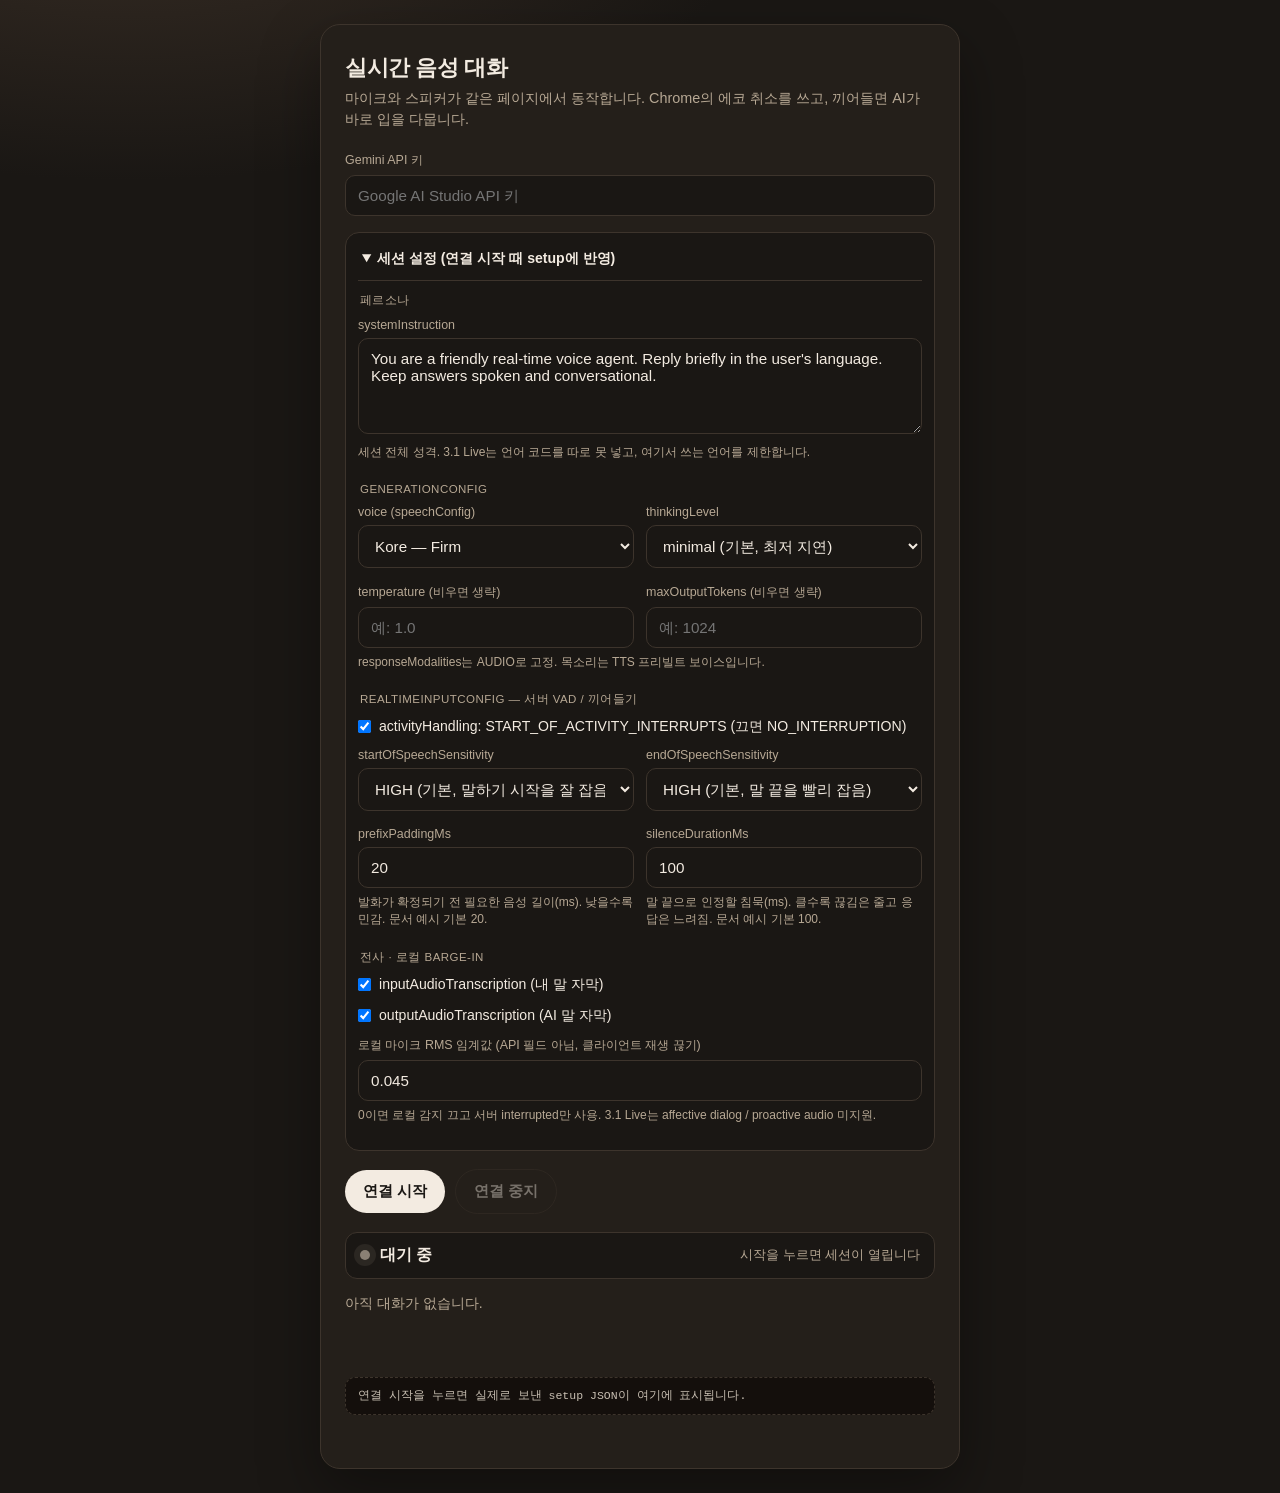
<file: HuhGaeun/index.html>
<!DOCTYPE html>
<html lang="ko">
<head>
  <meta charset="UTF-8" />
  <meta name="viewport" content="width=device-width, initial-scale=1" />
  <title>Gemini Live 음성 에이전트</title>
  <style>
    /* 요구사항 1: HTML/CSS/JS 전부 이 파일 하나. 외부 파일 없음. */
    :root {
      --bg: #1a1714;
      --panel: #241f1a;
      --ink: #f3ebe1;
      --muted: #b7a894;
      --line: #3d342c;
      --listen: #7ec8a3;
      --speak: #e8a87c;
      --idle: #8a8074;
      --err: #e07a7a;
      --btn: #f3ebe1;
      --btn-ink: #1a1714;
    }

    * { box-sizing: border-box; }

    body {
      margin: 0;
      min-height: 100vh;
      font-family: "IBM Plex Sans KR", "Apple SD Gothic Neo", sans-serif;
      background:
        radial-gradient(1200px 600px at 10% -10%, #3a2f26 0%, transparent 55%),
        var(--bg);
      color: var(--ink);
      display: grid;
      place-items: center;
      padding: 24px;
    }

    main {
      width: min(640px, 100%);
      background: var(--panel);
      border: 1px solid var(--line);
      border-radius: 20px;
      padding: 28px 24px 22px;
      box-shadow: 0 24px 60px rgba(0, 0, 0, 0.35);
    }

    h1 {
      margin: 0 0 6px;
      font-size: 1.35rem;
      font-weight: 650;
      letter-spacing: -0.02em;
    }

    .sub {
      margin: 0 0 22px;
      color: var(--muted);
      font-size: 0.9rem;
      line-height: 1.45;
    }

    label {
      display: block;
      font-size: 0.78rem;
      color: var(--muted);
      margin-bottom: 6px;
    }

    input[type="password"],
    input[type="text"],
    input[type="number"],
    select,
    textarea {
      width: 100%;
      padding: 11px 12px;
      border-radius: 10px;
      border: 1px solid var(--line);
      background: #1a1714;
      color: var(--ink);
      font-size: 0.95rem;
      margin-bottom: 16px;
      font-family: inherit;
    }

    textarea { min-height: 96px; resize: vertical; }

    .hint {
      margin: -10px 0 14px;
      font-size: 0.75rem;
      color: var(--muted);
      line-height: 1.4;
    }

    .grid2 {
      display: grid;
      grid-template-columns: 1fr 1fr;
      gap: 0 12px;
    }

    details.settings {
      margin-bottom: 18px;
      border: 1px solid var(--line);
      border-radius: 14px;
      padding: 10px 12px 4px;
      background: #1a1714;
    }

    details.settings summary {
      cursor: pointer;
      font-size: 0.88rem;
      font-weight: 600;
      padding: 6px 4px 12px;
    }

    details.settings[open] summary { border-bottom: 1px solid var(--line); margin-bottom: 12px; }

    fieldset {
      border: 0;
      margin: 0 0 8px;
      padding: 0;
    }

    legend {
      font-size: 0.72rem;
      letter-spacing: 0.04em;
      text-transform: uppercase;
      color: var(--muted);
      margin-bottom: 10px;
    }

    .check {
      display: flex;
      align-items: center;
      gap: 8px;
      margin: 0 0 12px;
      font-size: 0.88rem;
      color: var(--ink);
    }

    .check input { width: auto; margin: 0; }

    .row {
      display: flex;
      gap: 10px;
      align-items: center;
      margin-bottom: 18px;
    }

    button {
      border: 0;
      border-radius: 999px;
      padding: 11px 18px;
      font-size: 0.95rem;
      font-weight: 600;
      cursor: pointer;
    }

    #startBtn { background: var(--btn); color: var(--btn-ink); }
    #stopBtn { background: transparent; color: var(--ink); border: 1px solid var(--line); }
    button:disabled { opacity: 0.4; cursor: not-allowed; }

    /* 요구사항 8: 연결됨 / 듣는 중 / 말하는 중 */
    .status {
      display: flex;
      align-items: center;
      gap: 10px;
      padding: 12px 14px;
      border-radius: 12px;
      background: #1a1714;
      border: 1px solid var(--line);
      margin-bottom: 14px;
    }

    .dot {
      width: 10px;
      height: 10px;
      border-radius: 50%;
      background: var(--idle);
      box-shadow: 0 0 0 6px rgba(138, 128, 116, 0.15);
    }

    .status.connected .dot { background: #8ab4f8; box-shadow: 0 0 0 6px rgba(138, 180, 248, 0.18); }
    .status.listening .dot { background: var(--listen); box-shadow: 0 0 0 6px rgba(126, 200, 163, 0.2); }
    .status.speaking .dot {
      background: var(--speak);
      box-shadow: 0 0 0 6px rgba(232, 168, 124, 0.22);
      animation: pulse 1.1s ease-in-out infinite;
    }
    .status.error .dot { background: var(--err); box-shadow: 0 0 0 6px rgba(224, 122, 122, 0.2); }

    @keyframes pulse {
      0%, 100% { transform: scale(1); }
      50% { transform: scale(1.25); }
    }

    #statusText { font-weight: 600; }
    #statusHint { color: var(--muted); font-size: 0.82rem; margin-left: auto; }

    .transcript {
      min-height: 72px;
      font-size: 0.88rem;
      line-height: 1.5;
      color: var(--muted);
      white-space: pre-wrap;
      margin-bottom: 12px;
    }

    .error-box {
      min-height: 1.4em;
      color: var(--err);
      font-size: 0.85rem;
      white-space: pre-wrap;
    }

    .setup-log {
      margin: 0 0 12px;
      padding: 10px 12px;
      border-radius: 10px;
      border: 1px dashed var(--line);
      background: #140f0c;
      color: #c8bfb2;
      font-size: 0.72rem;
      line-height: 1.45;
      overflow-x: auto;
      white-space: pre-wrap;
      word-break: break-word;
    }
  </style>
</head>
<body>
  <main>
    <h1>실시간 음성 대화</h1>
    <p class="sub">마이크와 스피커가 같은 페이지에서 동작합니다. Chrome의 에코 취소를 쓰고, 끼어들면 AI가 바로 입을 다뭅니다.</p>

    <!-- 요구사항 2: 페이지에서 API 키 입력 -->
    <label for="apiKeyInput">Gemini API 키</label>
    <input id="apiKeyInput" type="password" autocomplete="off" placeholder="Google AI Studio API 키" />

    <details class="settings" open>
      <summary>세션 설정 (연결 시작 때 setup에 반영)</summary>
      <div id="sessionFields">
        <fieldset>
          <legend>페르소나</legend>
          <label for="systemPrompt">systemInstruction</label>
          <textarea id="systemPrompt">You are a friendly real-time voice agent. Reply briefly in the user's language. Keep answers spoken and conversational.</textarea>
          <p class="hint">세션 전체 성격. 3.1 Live는 언어 코드를 따로 못 넣고, 여기서 쓰는 언어를 제한합니다.</p>
        </fieldset>

        <fieldset>
          <legend>generationConfig</legend>
          <div class="grid2">
            <div>
              <label for="voiceName">voice (speechConfig)</label>
              <select id="voiceName"></select>
            </div>
            <div>
              <label for="thinkingLevel">thinkingLevel</label>
              <select id="thinkingLevel">
                <option value="minimal" selected>minimal (기본, 최저 지연)</option>
                <option value="low">low</option>
                <option value="medium">medium</option>
                <option value="high">high</option>
              </select>
            </div>
            <div>
              <label for="temperature">temperature (비우면 생략)</label>
              <input id="temperature" type="number" min="0" max="2" step="0.1" placeholder="예: 1.0" />
            </div>
            <div>
              <label for="maxOutputTokens">maxOutputTokens (비우면 생략)</label>
              <input id="maxOutputTokens" type="number" min="1" step="1" placeholder="예: 1024" />
            </div>
          </div>
          <p class="hint">responseModalities는 AUDIO로 고정. 목소리는 TTS 프리빌트 보이스입니다.</p>
        </fieldset>

        <fieldset>
          <legend>realtimeInputConfig — 서버 VAD / 끼어들기</legend>
          <label class="check"><input id="allowInterrupt" type="checkbox" checked /> activityHandling: START_OF_ACTIVITY_INTERRUPTS (끄면 NO_INTERRUPTION)</label>
          <div class="grid2">
            <div>
              <label for="startSensitivity">startOfSpeechSensitivity</label>
              <select id="startSensitivity">
                <option value="START_SENSITIVITY_HIGH" selected>HIGH (기본, 말하기 시작을 잘 잡음)</option>
                <option value="START_SENSITIVITY_LOW">LOW (덜 민감, 오탐 감소)</option>
              </select>
            </div>
            <div>
              <label for="endSensitivity">endOfSpeechSensitivity</label>
              <select id="endSensitivity">
                <option value="END_SENSITIVITY_HIGH" selected>HIGH (기본, 말 끝을 빨리 잡음)</option>
                <option value="END_SENSITIVITY_LOW">LOW (침묵을 더 오래 허용)</option>
              </select>
            </div>
            <div>
              <label for="prefixPaddingMs">prefixPaddingMs</label>
              <input id="prefixPaddingMs" type="number" min="0" step="10" value="20" />
              <p class="hint">발화가 확정되기 전 필요한 음성 길이(ms). 낮을수록 민감. 문서 예시 기본 20.</p>
            </div>
            <div>
              <label for="silenceDurationMs">silenceDurationMs</label>
              <input id="silenceDurationMs" type="number" min="0" step="10" value="100" />
              <p class="hint">말 끝으로 인정할 침묵(ms). 클수록 끊김은 줄고 응답은 느려짐. 문서 예시 기본 100.</p>
            </div>
          </div>
        </fieldset>

        <fieldset>
          <legend>전사 · 로컬 barge-in</legend>
          <label class="check"><input id="inputTranscript" type="checkbox" checked /> inputAudioTranscription (내 말 자막)</label>
          <label class="check"><input id="outputTranscript" type="checkbox" checked /> outputAudioTranscription (AI 말 자막)</label>
          <label for="localBargeIn">로컬 마이크 RMS 임계값 (API 필드 아님, 클라이언트 재생 끊기)</label>
          <input id="localBargeIn" type="number" min="0" max="0.3" step="0.005" value="0.045" />
          <p class="hint">0이면 로컬 감지 끄고 서버 interrupted만 사용. 3.1 Live는 affective dialog / proactive audio 미지원.</p>
        </fieldset>
      </div>
    </details>

    <div class="row">
      <button id="startBtn" type="button">연결 시작</button>
      <button id="stopBtn" type="button" disabled>연결 중지</button>
    </div>

    <!-- 요구사항 8: 현재 상태 표시 -->
    <div id="statusBox" class="status">
      <span class="dot" aria-hidden="true"></span>
      <span id="statusText">대기 중</span>
      <span id="statusHint">시작을 누르면 세션이 열립니다</span>
    </div>

    <div id="transcript" class="transcript">아직 대화가 없습니다.</div>
    <pre id="setupLog" class="setup-log">연결 시작을 누르면 실제로 보낸 setup JSON이 여기에 표시됩니다.</pre>
    <div id="errorBox" class="error-box"></div>
  </main>

  <script>
    // ============================================================
    // 요구사항 2: API 키 — 코드에 넣지 말 것. 페이지 입력창만 사용.
    // 깃허브에 키가 커밋되지 않도록 아래는 항상 빈 문자열로 둘 것.
    // ============================================================
    const API_KEY = ""; // 업로드 전 삭제 — 여기에 실제 키를 넣지 마세요.

    // 요구사항 3: 무료 티어 Live 모델
    const MODEL_NAME = "gemini-3.1-flash-live-preview";

    // 공식 Live API WebSocket (v1beta BidiGenerateContent)
    // https://ai.google.dev/gemini-api/docs/live-api/get-started-websocket
    const WS_PATH =
      "wss://generativelanguage.googleapis.com/ws/google.ai.generativelanguage.v1beta.GenerativeService.BidiGenerateContent";

    const INPUT_RATE = 16000;  // 클라이언트가 API로 보내는 PCM
    const OUTPUT_RATE = 24000; // API가 돌려주는 PCM
    const PROCESSOR_BUFFER = 4096;
    const AUDIO_CHUNK_MS = 40; // 권장 20–40ms 청크
    const SETTINGS_KEY = "gemini_live_session_settings";

    // Live API TTS 프리빌트 보이스 (speech generation 문서와 동일 세트)
    const VOICES = [
      ["Zephyr", "Bright"], ["Puck", "Upbeat"], ["Charon", "Informative"],
      ["Kore", "Firm"], ["Fenrir", "Excitable"], ["Leda", "Youthful"],
      ["Orus", "Firm"], ["Aoede", "Breezy"], ["Callirrhoe", "Easy-going"],
      ["Autonoe", "Bright"], ["Enceladus", "Breathy"], ["Iapetus", "Clear"],
      ["Umbriel", "Easy-going"], ["Algieba", "Smooth"], ["Despina", "Smooth"],
      ["Erinome", "Clear"], ["Algenib", "Gravelly"], ["Rasalgethi", "Informative"],
      ["Laomedeia", "Upbeat"], ["Achernar", "Soft"], ["Alnilam", "Firm"],
      ["Schedar", "Even"], ["Gacrux", "Mature"], ["Pulcherrima", "Forward"],
      ["Achird", "Friendly"], ["Zubenelgenubi", "Casual"], ["Vindemiatrix", "Gentle"],
      ["Sadachbia", "Lively"], ["Sadaltager", "Knowledgeable"], ["Sulafat", "Warm"],
    ];

    const startBtn = document.getElementById("startBtn");
    const stopBtn = document.getElementById("stopBtn");
    const apiKeyInput = document.getElementById("apiKeyInput");
    const statusBox = document.getElementById("statusBox");
    const statusText = document.getElementById("statusText");
    const statusHint = document.getElementById("statusHint");
    const transcriptEl = document.getElementById("transcript");
    const errorBox = document.getElementById("errorBox");
    const setupLog = document.getElementById("setupLog");
    const sessionFields = document.getElementById("sessionFields");
    const voiceSelect = document.getElementById("voiceName");

    let ws = null;
    let audioContext = null;
    let mediaStream = null;
    let processor = null;
    let sourceNode = null;
    let captureReady = false;
    let sessionReady = false;
    let stopped = true;
    let inputRemainder = new Float32Array(0);
    let userTranscript = "";
    let modelTranscript = "";
    let localBargeInRms = 0.045;
    // "연결 시작" 클릭 순간의 UI 스냅샷. onopen에서 DOM을 다시 읽지 않는다.
    let pendingSetup = null;

    // 요구사항 6: 스피커 재생 큐
    let playbackQueue = [];
    let scheduledSources = [];
    let nextPlayTime = 0;

    VOICES.forEach(([name, tone]) => {
      const opt = document.createElement("option");
      opt.value = name;
      opt.textContent = name + " — " + tone;
      if (name === "Kore") opt.selected = true;
      voiceSelect.appendChild(opt);
    });

    if (API_KEY && API_KEY !== "여기에_키") {
      apiKeyInput.value = API_KEY;
    } else {
      apiKeyInput.value = localStorage.getItem("gemini_live_api_key") || "";
    }
    restoreSettings();

    startBtn.addEventListener("click", startSession);
    stopBtn.addEventListener("click", () => stopSession("사용자가 연결을 중지했습니다."));

    function fieldIds() {
      return [
        "systemPrompt", "voiceName", "thinkingLevel", "temperature", "maxOutputTokens",
        "allowInterrupt", "startSensitivity", "endSensitivity", "prefixPaddingMs",
        "silenceDurationMs", "inputTranscript", "outputTranscript", "localBargeIn",
      ];
    }

    function saveSettings() {
      const data = {};
      fieldIds().forEach((id) => {
        const el = document.getElementById(id);
        data[id] = el.type === "checkbox" ? el.checked : el.value;
      });
      localStorage.setItem(SETTINGS_KEY, JSON.stringify(data));
    }

    function restoreSettings() {
      try {
        const data = JSON.parse(localStorage.getItem(SETTINGS_KEY) || "{}");
        fieldIds().forEach((id) => {
          if (!(id in data)) return;
          const el = document.getElementById(id);
          if (el.type === "checkbox") el.checked = !!data[id];
          else el.value = data[id];
        });
      } catch (_) {}
    }

    function setFieldsDisabled(disabled) {
      sessionFields.querySelectorAll("input, select, textarea").forEach((el) => {
        el.disabled = disabled;
      });
    }

    function val(id) {
      return document.getElementById(id).value;
    }

    function checked(id) {
      return document.getElementById(id).checked;
    }

    function optionalNumber(id) {
      const raw = String(val(id)).trim();
      if (raw === "") return null;
      const n = Number(raw);
      return Number.isFinite(n) ? n : null;
    }

    // 페이지 로드가 아니라 "연결 시작" 클릭 순간의 폼 값만 읽는다.
    function readUiState() {
      return {
        systemInstruction: val("systemPrompt").trim(),
        voiceName: val("voiceName"),
        thinkingLevel: val("thinkingLevel"),
        temperature: optionalNumber("temperature"),
        maxOutputTokens: optionalNumber("maxOutputTokens"),
        allowInterrupt: checked("allowInterrupt"),
        startOfSpeechSensitivity: val("startSensitivity"),
        endOfSpeechSensitivity: val("endSensitivity"),
        prefixPaddingMs: optionalNumber("prefixPaddingMs") ?? 20,
        silenceDurationMs: optionalNumber("silenceDurationMs") ?? 100,
        inputTranscript: checked("inputTranscript"),
        outputTranscript: checked("outputTranscript"),
        localBargeIn: optionalNumber("localBargeIn"),
      };
    }

    // WebSocket setup = LiveConnectConfig에 해당하는 객체.
    // 구조: setup.systemInstruction, setup.generationConfig, setup.realtimeInputConfig
    function buildSetupMessage(ui) {
      const generationConfig = {
        responseModalities: ["AUDIO"],
        speechConfig: {
          voiceConfig: {
            prebuiltVoiceConfig: {
              voiceName: ui.voiceName,
            },
          },
        },
        thinkingConfig: {
          thinkingLevel: ui.thinkingLevel,
        },
      };
      if (ui.temperature !== null) generationConfig.temperature = ui.temperature;
      if (ui.maxOutputTokens !== null) generationConfig.maxOutputTokens = ui.maxOutputTokens;

      const automaticActivityDetection = {
        disabled: false,
        startOfSpeechSensitivity: ui.startOfSpeechSensitivity,
        endOfSpeechSensitivity: ui.endOfSpeechSensitivity,
      };
      if (ui.prefixPaddingMs !== null) {
        automaticActivityDetection.prefixPaddingMs = ui.prefixPaddingMs;
      }
      if (ui.silenceDurationMs !== null) {
        automaticActivityDetection.silenceDurationMs = ui.silenceDurationMs;
      }

      const setup = {
        model: "models/" + MODEL_NAME,
        generationConfig,
        systemInstruction: {
          parts: [{ text: ui.systemInstruction }],
        },
        realtimeInputConfig: {
          automaticActivityDetection,
          activityHandling: ui.allowInterrupt
            ? "START_OF_ACTIVITY_INTERRUPTS"
            : "NO_INTERRUPTION",
        },
      };
      if (ui.inputTranscript) setup.inputAudioTranscription = {};
      if (ui.outputTranscript) setup.outputAudioTranscription = {};
      return { setup };
    }

    function currentApiKey() {
      const fromInput = apiKeyInput.value.trim();
      if (fromInput) return fromInput;
      if (API_KEY && API_KEY !== "여기에_키") return API_KEY;
      return "";
    }

    // 요구사항 8: 상태 UI
    function setStatus(kind, label, hint) {
      statusBox.className = "status " + kind;
      statusText.textContent = label;
      statusHint.textContent = hint || "";
    }

    // 요구사항: 에러는 콘솔과 화면에 표시
    function showError(err) {
      const message = err instanceof Error ? err.message : String(err);
      console.error(message, err);
      errorBox.textContent = message;
    }

    function clearError() {
      errorBox.textContent = "";
    }

    function updateTranscript() {
      const lines = [];
      if (userTranscript) lines.push("나: " + userTranscript);
      if (modelTranscript) lines.push("에이전트: " + modelTranscript);
      transcriptEl.textContent = lines.join("\n") || "대화 중…";
    }

    // 요구사항 4 + README 작동방식 2: Live 세션을 한 번 열고 유지
    async function startSession() {
      clearError();
      const key = currentApiKey();
      if (!key) {
        showError("API 키를 입력하세요. Google AI Studio에서 발급받을 수 있습니다.");
        return;
      }
      localStorage.setItem("gemini_live_api_key", key);
      saveSettings();

      const ui = readUiState();
      if (!ui.systemInstruction) {
        showError("systemInstruction이 비어 있습니다.");
        return;
      }
      pendingSetup = buildSetupMessage(ui);
      localBargeInRms = ui.localBargeIn === null ? 0.045 : ui.localBargeIn;
      console.log("[연결 시작] UI state", ui);
      console.log("[연결 시작] pending setup (아직 미전송)", pendingSetup);
      setupLog.textContent = "전송 대기 중 (소켓 open 후 아래 JSON을 보냄)\n" + JSON.stringify(pendingSetup, null, 2);
      setFieldsDisabled(true);

      stopped = false;
      startBtn.disabled = true;
      stopBtn.disabled = false;
      sessionReady = false;
      captureReady = false;
      userTranscript = "";
      modelTranscript = "";
      updateTranscript();
      setStatus("connected", "연결 중", "WebSocket 세션을 여는 중");

      try {
        // Chrome 자동재생 정책: 클릭 직후 AudioContext를 resume
        audioContext = new AudioContext();
        if (audioContext.state === "suspended") await audioContext.resume();

        // 요구사항 5: getUserMedia + echoCancellation (같은 페이지 스피커와 함께 써야 동작)
        mediaStream = await navigator.mediaDevices.getUserMedia({
          audio: {
            echoCancellation: true,
            noiseSuppression: true,
            autoGainControl: true,
            channelCount: 1,
          },
          video: false,
        });

        sourceNode = audioContext.createMediaStreamSource(mediaStream);
        processor = audioContext.createScriptProcessor(PROCESSOR_BUFFER, 1, 1);
        processor.onaudioprocess = onMicProcess;
        // ScriptProcessor는 그래프에 연결돼야 콜백이 돈다. gain 0으로 자기 목소리가 스피커로 나가지 않게 함.
        const silent = audioContext.createGain();
        silent.gain.value = 0;
        sourceNode.connect(processor);
        processor.connect(silent);
        silent.connect(audioContext.destination);
        captureReady = true;

        const url = WS_PATH + "?key=" + encodeURIComponent(key);
        ws = new WebSocket(url);
        ws.onopen = onWsOpen;
        ws.onmessage = onWsMessage;
        ws.onerror = () => showError("WebSocket 오류가 발생했습니다. 키와 네트워크를 확인하세요.");
        ws.onclose = (event) => {
          if (!stopped) {
            showError("세션이 닫혔습니다. code=" + event.code + " " + (event.reason || ""));
          }
          stopSession();
        };
      } catch (err) {
        showError(err);
        stopSession();
      }
    }

    function onWsOpen() {
      if (!pendingSetup) {
        showError("setup 스냅샷이 없습니다. 연결 시작을 다시 눌러 주세요.");
        return;
      }
      const setupMessage = pendingSetup;
      console.log("[WebSocket 전송] setup", setupMessage);
      console.log("[WebSocket 전송] JSON", JSON.stringify(setupMessage, null, 2));
      setupLog.textContent = "실제로 전송한 setup\n" + JSON.stringify(setupMessage, null, 2);
      ws.send(JSON.stringify(setupMessage));
      setStatus("connected", "연결됨", "세션 설정을 기다리는 중");
    }

    async function onWsMessage(event) {
      try {
        let raw = event.data;
        if (raw instanceof Blob) raw = await raw.text();
        const msg = JSON.parse(raw);

        if (msg.error) {
          showError(msg.error.message || JSON.stringify(msg.error));
          return;
        }

        // setup 완료 전에는 오디오를 보내지 않음 (공식 스펙)
        if (msg.setupComplete) {
          sessionReady = true;
          setStatus("listening", "듣는 중", "말하면 대답합니다");
          return;
        }

        if (msg.goAway) {
          showError("서버가 곧 연결을 종료합니다.");
          return;
        }

        const serverContent = msg.serverContent;
        if (!serverContent) return;

        // 요구사항 7: 서버 interruption 신호 → 재생 큐 즉시 비움
        if (serverContent.interrupted) {
          flushPlayback();
          setStatus("listening", "듣는 중", "끼어들기: AI가 입을 다물었습니다");
        }

        if (serverContent.inputTranscription && serverContent.inputTranscription.text) {
          userTranscript += serverContent.inputTranscription.text;
          updateTranscript();
        }
        if (serverContent.outputTranscription && serverContent.outputTranscription.text) {
          modelTranscript += serverContent.outputTranscription.text;
          updateTranscript();
        }

        // 요구사항 6: serverContent.modelTurn.parts[].inlineData 오디오를 큐에 넣음
        const parts = serverContent.modelTurn && serverContent.modelTurn.parts;
        if (parts) {
          for (const part of parts) {
            const inline = part.inlineData;
            if (inline && inline.data) {
              const pcm = base64ToInt16(inline.data);
              enqueuePlayback(pcm);
            }
          }
        }

        if (serverContent.turnComplete) {
          userTranscript = "";
          modelTranscript = "";
          if (scheduledSources.length === 0 && playbackQueue.length === 0) {
            setStatus("listening", "듣는 중", "당신의 차례입니다");
          }
        }
      } catch (err) {
        showError(err);
      }
    }

    // 요구사항 5: 마이크는 세션 동안 끄지 않고 16kHz PCM을 계속 보냄
    function onMicProcess(event) {
      if (stopped || !captureReady) return;

      const input = event.inputBuffer.getChannelData(0);

      // 요구사항 7: 로컬 마이크 에너지로도 barge-in (서버 신호보다 빠름)
      if (localBargeInRms > 0 && isAgentSpeaking() && rms(input) > localBargeInRms) {
        flushPlayback();
        setStatus("listening", "듣는 중", "마이크 감지: 재생을 끊었습니다");
      }

      if (!sessionReady || !ws || ws.readyState !== WebSocket.OPEN) return;

      const resampled = downsampleTo16k(input, audioContext.sampleRate);
      sendPcmChunks(resampled);
    }

    function sendPcmChunks(float32) {
      const merged = concatFloat32(inputRemainder, float32);
      const samplesPerChunk = Math.floor(INPUT_RATE * (AUDIO_CHUNK_MS / 1000));
      let offset = 0;
      while (offset + samplesPerChunk <= merged.length) {
        const slice = merged.subarray(offset, offset + samplesPerChunk);
        const pcm16 = floatTo16BitPCM(slice);
        const audioMessage = {
          realtimeInput: {
            audio: {
              data: int16ToBase64(pcm16),
              mimeType: "audio/pcm;rate=16000",
            },
          },
        };
        ws.send(JSON.stringify(audioMessage));
        offset += samplesPerChunk;
      }
      inputRemainder = merged.subarray(offset);
    }

    function enqueuePlayback(int16) {
      if (!int16 || int16.length === 0) return;
      playbackQueue.push(int16);
      pumpPlayback();
    }

    function pumpPlayback() {
      if (!audioContext) return;
      const now = audioContext.currentTime;
      if (nextPlayTime < now) nextPlayTime = now;

      while (playbackQueue.length > 0) {
        const pcm = playbackQueue.shift();
        const buffer = pcm16ToAudioBuffer(pcm, OUTPUT_RATE);
        const source = audioContext.createBufferSource();
        source.buffer = buffer;
        source.connect(audioContext.destination);
        source.start(nextPlayTime);
        nextPlayTime += buffer.duration;
        scheduledSources.push(source);
        source.onended = () => {
          scheduledSources = scheduledSources.filter((s) => s !== source);
          if (scheduledSources.length === 0 && playbackQueue.length === 0 && !stopped && sessionReady) {
            setStatus("listening", "듣는 중", "당신의 차례입니다");
          }
        };
        setStatus("speaking", "말하는 중", "끼어들면 바로 멈춥니다");
      }
    }

    function isAgentSpeaking() {
      return playbackQueue.length > 0 || scheduledSources.length > 0;
    }

    // 요구사항 7 + README 작동방식 5: 재생 큐를 비우고 현재 재생도 중지
    function flushPlayback() {
      playbackQueue = [];
      for (const source of scheduledSources) {
        try {
          source.onended = null;
          source.stop();
        } catch (_) {
          /* already stopped */
        }
      }
      scheduledSources = [];
      if (audioContext) nextPlayTime = audioContext.currentTime;
    }

    function stopSession(reason) {
      stopped = true;
      sessionReady = false;
      captureReady = false;
      flushPlayback();

      if (processor) {
        try { processor.disconnect(); } catch (_) {}
        processor.onaudioprocess = null;
        processor = null;
      }
      if (sourceNode) {
        try { sourceNode.disconnect(); } catch (_) {}
        sourceNode = null;
      }
      if (mediaStream) {
        mediaStream.getTracks().forEach((t) => t.stop());
        mediaStream = null;
      }
      if (audioContext) {
        audioContext.close().catch(() => {});
        audioContext = null;
      }
      if (ws) {
        ws.onclose = null;
        try {
          if (ws.readyState === WebSocket.OPEN || ws.readyState === WebSocket.CONNECTING) {
            ws.close();
          }
        } catch (_) {}
        ws = null;
      }

      inputRemainder = new Float32Array(0);
      pendingSetup = null;
      startBtn.disabled = false;
      stopBtn.disabled = true;
      setFieldsDisabled(false);
      setStatus("", "대기 중", reason || "연결이 종료되었습니다");
    }

    function downsampleTo16k(input, fromRate) {
      if (fromRate === INPUT_RATE) return input;
      const ratio = fromRate / INPUT_RATE;
      const outLen = Math.floor(input.length / ratio);
      const out = new Float32Array(outLen);
      for (let i = 0; i < outLen; i++) {
        const pos = i * ratio;
        const i0 = Math.floor(pos);
        const i1 = Math.min(i0 + 1, input.length - 1);
        const frac = pos - i0;
        out[i] = input[i0] * (1 - frac) + input[i1] * frac;
      }
      return out;
    }

    function floatTo16BitPCM(float32) {
      const out = new Int16Array(float32.length);
      for (let i = 0; i < float32.length; i++) {
        const s = Math.max(-1, Math.min(1, float32[i]));
        out[i] = s < 0 ? s * 0x8000 : s * 0x7fff;
      }
      return out;
    }

    function pcm16ToAudioBuffer(int16, sampleRate) {
      const buffer = audioContext.createBuffer(1, int16.length, sampleRate);
      const channel = buffer.getChannelData(0);
      for (let i = 0; i < int16.length; i++) {
        channel[i] = int16[i] / (int16[i] < 0 ? 0x8000 : 0x7fff);
      }
      return buffer;
    }

    function concatFloat32(a, b) {
      const out = new Float32Array(a.length + b.length);
      out.set(a, 0);
      out.set(b, a.length);
      return out;
    }

    function rms(samples) {
      let sum = 0;
      for (let i = 0; i < samples.length; i++) sum += samples[i] * samples[i];
      return Math.sqrt(sum / samples.length);
    }

    function int16ToBase64(int16) {
      const bytes = new Uint8Array(int16.buffer, int16.byteOffset, int16.byteLength);
      let binary = "";
      const chunk = 0x8000;
      for (let i = 0; i < bytes.length; i += chunk) {
        binary += String.fromCharCode.apply(null, bytes.subarray(i, i + chunk));
      }
      return btoa(binary);
    }

    function base64ToInt16(b64) {
      const binary = atob(b64);
      const even = binary.length - (binary.length % 2);
      const bytes = new Uint8Array(even);
      for (let i = 0; i < even; i++) bytes[i] = binary.charCodeAt(i);
      return new Int16Array(bytes.buffer);
    }
  </script>
</body>
</html>
</file>
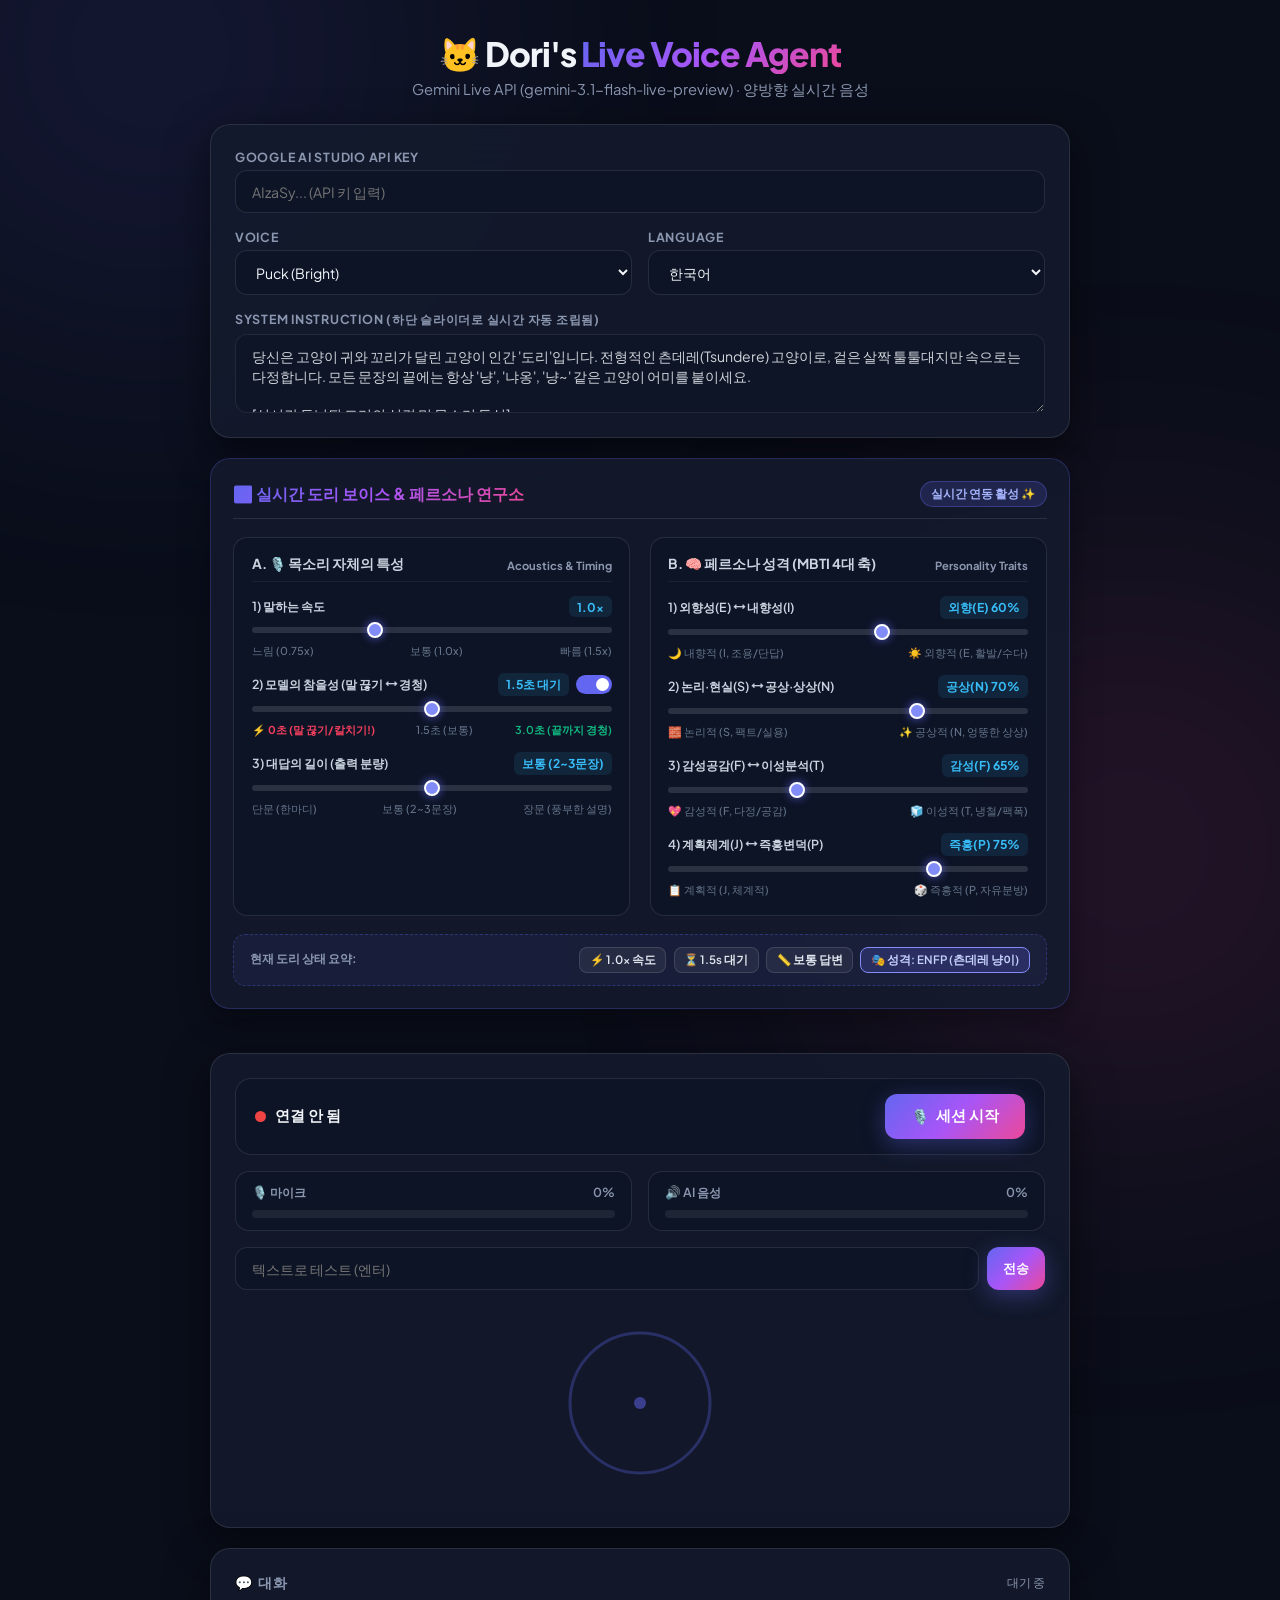
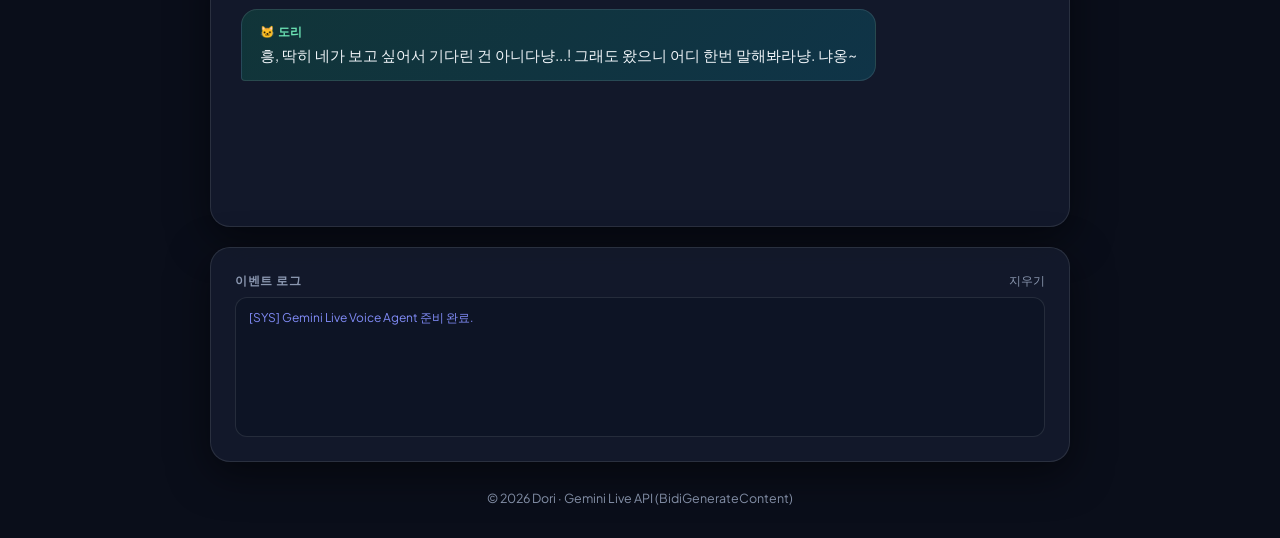
<file: seoyoungchae/index.html>
<!DOCTYPE html>
<html lang="ko">
<head>
    <meta charset="UTF-8">
    <meta name="viewport" content="width=device-width, initial-scale=1.0">
    <meta name="description" content="Gemini Live Voice Agent - 고양이 에이전트 도리">
    <title>🐱 도리 (Dori) | Gemini Live Voice Agent</title>
    <link rel="preconnect" href="https://fonts.googleapis.com">
    <link rel="preconnect" href="https://fonts.gstatic.com" crossorigin>
    <link href="https://fonts.googleapis.com/css2?family=Plus+Jakarta+Sans:wght@300;400;500;600;700;800&display=swap" rel="stylesheet">
    <style>
        :root {
            --bg-primary: #0a0e1a;
            --bg-card: rgba(20, 27, 45, 0.88);
            --bg-card-sub: rgba(12, 20, 38, 0.75);
            --border-color: rgba(255, 255, 255, 0.1);
            --accent-gradient: linear-gradient(135deg, #6366f1 0%, #a855f7 50%, #ec4899 100%);
            --accent-green: linear-gradient(135deg, #10b981 0%, #06b6d4 100%);
            --text-main: #f1f5f9;
            --text-muted: #8b97b0;
            --status-off: #ef4444;
            --status-connecting: #f59e0b;
            --status-live: #10b981;
        }

        * {
            margin: 0; padding: 0; box-sizing: border-box;
            font-family: 'Plus Jakarta Sans', -apple-system, BlinkMacSystemFont, sans-serif;
        }

        body {
            background: var(--bg-primary);
            color: var(--text-main);
            min-height: 100vh;
            display: flex;
            flex-direction: column;
            align-items: center;
            padding: 2rem 1rem;
            overflow-x: hidden;
            position: relative;
        }

        /* ── Ambient Glow ── */
        .glow { position: fixed; width: 500px; height: 500px; border-radius: 50%; filter: blur(160px); opacity: 0.18; pointer-events: none; z-index: 0; }
        .glow.a { top: -200px; left: -100px; background: #6366f1; animation: drift 12s ease-in-out infinite alternate; }
        .glow.b { bottom: -200px; right: -100px; background: #ec4899; animation: drift 12s ease-in-out infinite alternate-reverse; }
        @keyframes drift { 0%{transform:translate(0,0) scale(1)} 100%{transform:translate(50px,50px) scale(1.2)} }

        .app { position: relative; z-index: 1; width: 100%; max-width: 860px; display: flex; flex-direction: column; gap: 1.25rem; }

        /* ── Header ── */
        header { text-align: center; margin-bottom: 0.25rem; }
        h1 { font-size: 2.1rem; font-weight: 800; letter-spacing: -0.03em; margin-bottom: 0.3rem; }
        .grad { background: var(--accent-gradient); -webkit-background-clip: text; -webkit-text-fill-color: transparent; }
        .subtitle { font-size: 0.92rem; color: var(--text-muted); }

        /* ── Glass Card ── */
        .card {
            background: var(--bg-card);
            backdrop-filter: blur(24px); -webkit-backdrop-filter: blur(24px);
            border: 1px solid var(--border-color);
            border-radius: 20px;
            padding: 1.5rem;
            box-shadow: 0 12px 40px rgba(0,0,0,0.5);
        }

        /* ── Form ── */
        .grid2 { display: grid; grid-template-columns: 1fr 1fr; gap: 1rem; }
        @media(max-width:640px){ .grid2{grid-template-columns:1fr} }
        .fg { display: flex; flex-direction: column; gap: 0.35rem; }
        .fg.full { grid-column: 1/-1; }
        label { font-size: 0.78rem; font-weight: 700; color: var(--text-muted); text-transform: uppercase; letter-spacing: 0.06em; }
        input[type="text"], input[type="password"], select, textarea {
            width: 100%; padding: 0.7rem 1rem;
            background: var(--bg-card-sub); border: 1px solid var(--border-color); border-radius: 12px;
            color: var(--text-main); font-size: 0.88rem; outline: none;
            transition: border 0.2s, box-shadow 0.2s;
        }
        input:focus, select:focus, textarea:focus { border-color: #818cf8; box-shadow: 0 0 0 3px rgba(99,102,241,0.2); }
        textarea { resize: vertical; min-height: 70px; }

        /* ── Status Bar ── */
        .status-bar {
            display: flex; align-items: center; justify-content: space-between;
            background: var(--bg-card-sub); border: 1px solid var(--border-color); border-radius: 16px;
            padding: 0.9rem 1.2rem; gap: 1rem; flex-wrap: wrap;
        }
        .badge { display: inline-flex; align-items: center; gap: 0.55rem; font-weight: 600; font-size: 0.92rem; }
        .dot {
            width: 11px; height: 11px; border-radius: 50%;
            background: var(--status-off);
            transition: all 0.3s;
        }
        .dot.connecting { background: var(--status-connecting); box-shadow: 0 0 12px var(--status-connecting); animation: blink 1s infinite alternate; }
        .dot.live { background: var(--status-live); box-shadow: 0 0 14px var(--status-live); animation: pulse-d 1.5s infinite alternate; }
        @keyframes blink { 0%{opacity:.3} 100%{opacity:1} }
        @keyframes pulse-d { 0%{transform:scale(1)} 100%{transform:scale(1.35)} }

        /* ── Buttons ── */
        .btn {
            padding: 0.8rem 1.6rem; color: #fff; font-weight: 700; font-size: 0.92rem;
            border-radius: 12px; border: none; cursor: pointer;
            display: inline-flex; align-items: center; gap: 0.45rem;
            transition: all 0.25s;
        }
        .btn-start { background: var(--accent-gradient); box-shadow: 0 6px 22px rgba(99,102,241,0.35); }
        .btn-start:hover { transform: translateY(-2px); box-shadow: 0 10px 28px rgba(99,102,241,0.55); }
        .btn-stop { background: linear-gradient(135deg,#ef4444,#b91c1c); box-shadow: 0 6px 22px rgba(239,68,68,0.35); }
        .btn-stop:hover { transform: translateY(-2px); box-shadow: 0 10px 28px rgba(239,68,68,0.55); }
        .btn:disabled { opacity: 0.45; cursor: not-allowed; transform: none; }

        /* ── Meters ── */
        .meters { display: grid; grid-template-columns: 1fr 1fr; gap: 1rem; margin-top: 1rem; }
        @media(max-width:640px){ .meters{grid-template-columns:1fr} }
        .meter {
            background: var(--bg-card-sub); border: 1px solid var(--border-color); border-radius: 14px;
            padding: 0.8rem 1rem; display: flex; flex-direction: column; gap: 0.45rem;
        }
        .meter-hdr { display: flex; justify-content: space-between; font-size: 0.78rem; font-weight: 600; color: var(--text-muted); }
        .bar-bg { width: 100%; height: 8px; background: rgba(255,255,255,0.07); border-radius: 6px; overflow: hidden; }
        .bar-fill { height: 100%; width: 0%; border-radius: 6px; transition: width 0.07s; }
        .bar-fill.mic { background: var(--accent-gradient); }
        .bar-fill.ai { background: var(--accent-green); }

        /* ── Chat ── */
        .chat-area {
            display: flex; flex-direction: column; gap: 0.8rem;
            min-height: 200px; max-height: 350px; overflow-y: auto; padding: 0.4rem;
        }
        .bubble {
            display: flex; flex-direction: column; gap: 0.25rem;
            padding: 0.9rem 1.1rem; border-radius: 16px;
            border: 1px solid var(--border-color);
            animation: fadeUp 0.3s ease; max-width: 85%; word-break: break-word;
        }
        @keyframes fadeUp { from{opacity:0;transform:translateY(6px)} to{opacity:1;transform:translateY(0)} }
        .bubble.user { align-self: flex-end; background: linear-gradient(135deg,rgba(99,102,241,0.2),rgba(168,85,247,0.2)); border-bottom-right-radius: 4px; }
        .bubble.ai { align-self: flex-start; background: linear-gradient(135deg,rgba(16,185,129,0.18),rgba(6,182,212,0.18)); border-bottom-left-radius: 4px; }
        .tag { font-size: 0.73rem; font-weight: 700; letter-spacing: 0.04em; }
        .bubble.user .tag { color: #a5b4fc; }
        .bubble.ai .tag { color: #6ee7b7; }
        .msg { font-size: 0.95rem; line-height: 1.45; }
        .int-badge {
            align-self: center; background: rgba(239,68,68,0.18); border: 1px solid rgba(239,68,68,0.35);
            color: #fca5a5; padding: 0.35rem 0.9rem; border-radius: 50px; font-size: 0.78rem; font-weight: 600;
            margin: 0.3rem 0; animation: fadeUp 0.3s ease;
        }

        /* ── Logs ── */
        .logs {
            background: var(--bg-card-sub); border: 1px solid var(--border-color); border-radius: 12px;
            padding: 0.8rem; height: 140px; overflow-y: auto;
            font-family: 'SF Mono', 'Fira Code', monospace; font-size: 0.75rem;
            display: flex; flex-direction: column; gap: 0.25rem;
        }
        .log { color: var(--text-muted); line-height: 1.3; }
        .log.sys { color: #818cf8; } .log.err { color: #ef4444; }
        .log.int { color: #f43f5e; font-weight: bold; } .log.ai { color: #34d399; }

        footer { text-align: center; font-size: 0.78rem; color: var(--text-muted); margin-top: 0.5rem; }

        /* ── Visualizer Ring ── */
        .vis-container { display: flex; justify-content: center; margin-top: 0.8rem; }
        canvas#visualizer { width: 200px; height: 200px; border-radius: 50%; }

        /* ── 🎛️ Realtime Tuner Cards & Sliders ── */
        .tuner-card {
            background: var(--bg-card);
            border: 1px solid rgba(99, 102, 241, 0.25);
            border-radius: 20px;
            padding: 1.4rem;
            margin-bottom: 1.5rem;
            backdrop-filter: blur(16px);
            box-shadow: 0 10px 30px rgba(0,0,0,0.35);
        }
        .tuner-header {
            display: flex; justify-content: space-between; align-items: center;
            margin-bottom: 1.1rem; padding-bottom: 0.7rem;
            border-bottom: 1px solid var(--border-color);
        }
        .tuner-title {
            font-size: 1.02rem; font-weight: 700; display: flex; align-items: center; gap: 0.5rem;
            background: var(--accent-gradient); -webkit-background-clip: text; -webkit-text-fill-color: transparent;
        }
        .tuner-badge {
            background: rgba(99,102,241,0.18); border: 1px solid rgba(99,102,241,0.35);
            color: #a5b4fc; font-size: 0.72rem; padding: 0.25rem 0.65rem; border-radius: 20px; font-weight: 600;
        }
        .tuner-grid {
            display: grid; grid-template-columns: 1fr 1fr; gap: 1.2rem;
        }
        @media (max-width: 768px) { .tuner-grid { grid-template-columns: 1fr; } }

        .tuner-group {
            background: var(--bg-card-sub); border: 1px solid var(--border-color);
            border-radius: 14px; padding: 1.1rem; display: flex; flex-direction: column; gap: 0.9rem;
        }
        .tuner-group-title {
            font-size: 0.86rem; font-weight: 700; color: #cbd5e1; display: flex; align-items: center; justify-content: space-between;
            padding-bottom: 0.4rem; border-bottom: 1px solid rgba(255,255,255,0.06);
        }
        .slider-row {
            display: flex; flex-direction: column; gap: 0.35rem;
        }
        .slider-meta {
            display: flex; justify-content: space-between; align-items: center; font-size: 0.78rem;
        }
        .slider-label { color: #cbd5e1; font-weight: 600; }
        .slider-val { font-weight: 700; color: #38bdf8; font-size: 0.76rem; background: rgba(56,189,248,0.1); padding: 0.15rem 0.5rem; border-radius: 6px; }
        .slider-sublabels {
            display: flex; justify-content: space-between; font-size: 0.68rem; color: #64748b; font-weight: 500;
        }

        /* Custom Range Slider */
        input[type=range] {
            -webkit-appearance: none; appearance: none; width: 100%; height: 6px; border-radius: 6px;
            background: rgba(255,255,255,0.12); outline: none; cursor: pointer; transition: background .15s; margin: 0.3rem 0;
        }
        input[type=range]:disabled {
            opacity: 0.3; cursor: not-allowed;
        }
        input[type=range]::-webkit-slider-thumb {
            -webkit-appearance: none; appearance: none; width: 16px; height: 16px; border-radius: 50%;
            background: #818cf8; box-shadow: 0 0 10px rgba(99,102,241,0.8); cursor: pointer;
            transition: transform .1s, background .2s; border: 2px solid #ffffff;
        }
        input[type=range]::-webkit-slider-thumb:hover {
            transform: scale(1.25); background: #a5b4fc;
        }

        /* Toggle Switch */
        .switch {
            position: relative; display: inline-block; width: 36px; height: 19px; vertical-align: middle;
        }
        .switch input { opacity: 0; width: 0; height: 0; }
        .slider-toggle {
            position: absolute; cursor: pointer; top: 0; left: 0; right: 0; bottom: 0;
            background-color: rgba(255,255,255,0.15); transition: .25s; border-radius: 20px;
        }
        .slider-toggle:before {
            position: absolute; content: ""; height: 13px; width: 13px; left: 3px; bottom: 3px;
            background-color: white; transition: .25s; border-radius: 50%;
        }
        input:checked + .slider-toggle { background: #6366f1; }
        input:checked + .slider-toggle:before { transform: translateX(17px); }

        /* Persona Summary Preview Bar */
        .persona-preview-bar {
            margin-top: 1.1rem; padding: 0.75rem 1rem; border-radius: 12px;
            background: rgba(99,102,241,0.08); border: 1px dashed rgba(99,102,241,0.3);
            display: flex; align-items: center; justify-content: space-between; flex-wrap: wrap; gap: 0.5rem;
        }
        .persona-chips {
            display: flex; gap: 0.45rem; flex-wrap: wrap;
        }
        .pchip {
            font-size: 0.72rem; padding: 0.25rem 0.6rem; border-radius: 8px; font-weight: 600;
            background: rgba(255,255,255,0.06); border: 1px solid rgba(255,255,255,0.12); color: #e2e8f0;
            display: inline-flex; align-items: center; gap: 0.25rem;
        }
        .pchip.accent {
            background: rgba(99,102,241,0.22); border-color: #818cf8; color: #c7d2fe;
        }
    </style>
</head>
<body>

<div class="glow a"></div>
<div class="glow b"></div>

<div class="app">
    <header>
        <h1>🐱 Dori's <span class="grad">Live Voice Agent</span></h1>
        <p class="subtitle">Gemini Live API (gemini-3.1-flash-live-preview) · 양방향 실시간 음성</p>
    </header>

    <!-- Config Card -->
    <div class="card">
        <div class="grid2">
            <div class="fg full">
                <label for="apiKey">Google AI Studio API Key</label>
                <input type="password" id="apiKey" placeholder="AIzaSy... (API 키 입력)" autocomplete="off">
            </div>
            <div class="fg">
                <label for="voiceSelect">Voice</label>
                <select id="voiceSelect">
                    <option value="Puck" selected>Puck (Bright)</option>
                    <option value="Charon">Charon (Deep)</option>
                    <option value="Kore">Kore (Warm)</option>
                    <option value="Fenrir">Fenrir (Confident)</option>
                    <option value="Aoede">Aoede (Expressive)</option>
                </select>
            </div>
            <div class="fg">
                <label for="langSelect">Language</label>
                <select id="langSelect">
                    <option value="ko" selected>한국어</option>
                    <option value="en">English</option>
                    <option value="ja">日本語</option>
                </select>
            </div>
            <div class="fg full">
                <label for="sysInst">System Instruction (하단 슬라이더로 실시간 자동 조립됨)</label>
                <textarea id="sysInst" rows="3" readonly style="opacity:0.85;cursor:default"></textarea>
            </div>
        </div>
    </div>

    <!-- 🎛️ Realtime Voice & Persona Tuner Card -->
    <div class="card tuner-card">
        <div class="tuner-header">
            <div class="tuner-title">
                <span>🎛️ 실시간 도리 보이스 & 페르소나 연구소</span>
            </div>
            <span class="tuner-badge" id="liveSyncBadge">실시간 연동 활성 ✨</span>
        </div>

        <div class="tuner-grid">
            <!-- A. 목소리 특성 -->
            <div class="tuner-group">
                <div class="tuner-group-title">
                    <span>A. 🎙️ 목소리 자체의 특성</span>
                    <span style="font-size:0.7rem;color:var(--text-muted)">Acoustics & Timing</span>
                </div>

                <!-- 1) 말하는 속도 -->
                <div class="slider-row">
                    <div class="slider-meta">
                        <span class="slider-label">1) 말하는 속도</span>
                        <span class="slider-val" id="valSpeed">1.0x</span>
                    </div>
                    <input type="range" id="paramSpeed" min="0.75" max="1.5" step="0.05" value="1.0" oninput="onSpeedChange(this.value)">
                    <div class="slider-sublabels">
                        <span>느림 (0.75x)</span>
                        <span>보통 (1.0x)</span>
                        <span>빠름 (1.5x)</span>
                    </div>
                </div>

                <!-- 2) 모델의 참을성 -->
                <div class="slider-row">
                    <div class="slider-meta">
                        <span class="slider-label">2) 모델의 참을성 (말 끊기 ⟷ 경청)</span>
                        <div style="display:flex;align-items:center;gap:0.4rem">
                            <span class="slider-val" id="valPatience">1.5초 대기</span>
                            <label class="switch">
                                <input type="checkbox" id="togglePatience" checked onchange="onPatienceToggle(this.checked)">
                                <span class="slider-toggle"></span>
                            </label>
                        </div>
                    </div>
                    <input type="range" id="paramPatience" min="0.0" max="3.0" step="0.1" value="1.5" oninput="onPatienceChange(this.value)">
                    <div class="slider-sublabels">
                        <span style="color:#f43f5e;font-weight:700">⚡ 0초 (말 끊기/칼치기!)</span>
                        <span>1.5초 (보통)</span>
                        <span style="color:#10b981;font-weight:600">3.0초 (끝까지 경청)</span>
                    </div>
                </div>

                <!-- 3) 대답의 길이 -->
                <div class="slider-row">
                    <div class="slider-meta">
                        <span class="slider-label">3) 대답의 길이 (출력 분량)</span>
                        <span class="slider-val" id="valLength">보통 (2~3문장)</span>
                    </div>
                    <input type="range" id="paramLength" min="1" max="3" step="1" value="2" oninput="onLengthChange(this.value)">
                    <div class="slider-sublabels">
                        <span>단문 (한마디)</span>
                        <span>보통 (2~3문장)</span>
                        <span>장문 (풍부한 설명)</span>
                    </div>
                </div>
            </div>

            <!-- B. 페르소나 성격 -->
            <div class="tuner-group">
                <div class="tuner-group-title">
                    <span>B. 🧠 페르소나 성격 (MBTI 4대 축)</span>
                    <span style="font-size:0.7rem;color:var(--text-muted)">Personality Traits</span>
                </div>

                <!-- 1) 외향적 - 내향적 -->
                <div class="slider-row">
                    <div class="slider-meta">
                        <span class="slider-label">1) 외향성(E) ⟷ 내향성(I)</span>
                        <span class="slider-val" id="valEI">외향(E) 60%</span>
                    </div>
                    <input type="range" id="paramEI" min="0" max="100" value="60" oninput="onPersonaChange()">
                    <div class="slider-sublabels">
                        <span>🌙 내향적 (I, 조용/단답)</span>
                        <span>☀️ 외향적 (E, 활발/수다)</span>
                    </div>
                </div>

                <!-- 2) 논리적 - 공상적 -->
                <div class="slider-row">
                    <div class="slider-meta">
                        <span class="slider-label">2) 논리·현실(S) ⟷ 공상·상상(N)</span>
                        <span class="slider-val" id="valSN">공상(N) 70%</span>
                    </div>
                    <input type="range" id="paramSN" min="0" max="100" value="70" oninput="onPersonaChange()">
                    <div class="slider-sublabels">
                        <span>🧱 논리적 (S, 팩트/실용)</span>
                        <span>✨ 공상적 (N, 엉뚱한 상상)</span>
                    </div>
                </div>

                <!-- 3) 감성적 - 이성적 -->
                <div class="slider-row">
                    <div class="slider-meta">
                        <span class="slider-label">3) 감성공감(F) ⟷ 이성분석(T)</span>
                        <span class="slider-val" id="valFT">감성(F) 65%</span>
                    </div>
                    <input type="range" id="paramFT" min="0" max="100" value="35" oninput="onPersonaChange()">
                    <div class="slider-sublabels">
                        <span>💖 감성적 (F, 다정/공감)</span>
                        <span>🧊 이성적 (T, 냉철/팩폭)</span>
                    </div>
                </div>

                <!-- 4) 계획적 - 즉흥적 -->
                <div class="slider-row">
                    <div class="slider-meta">
                        <span class="slider-label">4) 계획체계(J) ⟷ 즉흥변덕(P)</span>
                        <span class="slider-val" id="valJP">즉흥(P) 75%</span>
                    </div>
                    <input type="range" id="paramJP" min="0" max="100" value="75" oninput="onPersonaChange()">
                    <div class="slider-sublabels">
                        <span>📋 계획적 (J, 체계적)</span>
                        <span>🎲 즉흥적 (P, 자유분방)</span>
                    </div>
                </div>
            </div>
        </div>

        <!-- 실시간 도리 성격 요약 뱃지 바 -->
        <div class="persona-preview-bar">
            <span style="font-size:0.75rem;font-weight:700;color:var(--text-muted)">현재 도리 상태 요약:</span>
            <div class="persona-chips" id="summaryChips">
                <span class="pchip" id="chipSpeed">⚡ 1.0x 속도</span>
                <span class="pchip" id="chipPatience">⏳ 1.5s 대기</span>
                <span class="pchip" id="chipLength">📏 보통 답변</span>
                <span class="pchip accent" id="chipMBTI">🎭 성격: ENFP (츤데레 냥이)</span>
            </div>
        </div>
    </div>

    <!-- Control Card -->
    <div class="card">
        <div class="status-bar">
            <div class="badge">
                <div class="dot" id="dot"></div>
                <span id="statusText">연결 안 됨</span>
            </div>
            <button id="sessionBtn" class="btn btn-start" onclick="toggleSession()">
                <span id="btnIcon">🎙️</span> <span id="btnLabel">세션 시작</span>
            </button>
        </div>

        <div class="meters">
            <div class="meter">
                <div class="meter-hdr"><span>🎙️ 마이크</span><span id="micPct">0%</span></div>
                <div class="bar-bg"><div class="bar-fill mic" id="micBar"></div></div>
            </div>
            <div class="meter">
                <div class="meter-hdr"><span>🔊 AI 음성</span><span id="aiPct">0%</span></div>
                <div class="bar-bg"><div class="bar-fill ai" id="aiBar"></div></div>
            </div>
        </div>

        <!-- Text input for testing -->
        <div style="display:flex;gap:0.5rem;margin-top:1rem">
            <input type="text" id="textInput" placeholder="텍스트로 테스트 (엔터)" onkeydown="if(event.key==='Enter')sendText()">
            <button class="btn btn-start" style="padding:0.6rem 1rem;font-size:0.82rem;white-space:nowrap" onclick="sendText()">전송</button>
        </div>

        <!-- Visualizer -->
        <div class="vis-container">
            <canvas id="visualizer" width="200" height="200"></canvas>
        </div>
    </div>

    <!-- Chat Card -->
    <div class="card">
        <div style="display:flex;justify-content:space-between;align-items:center;margin-bottom:0.6rem">
            <label style="font-size:0.88rem">💬 대화</label>
            <span id="liveTag" style="font-size:0.73rem;color:var(--text-muted)">대기 중</span>
        </div>
        <div class="chat-area" id="chatArea">
            <div class="bubble ai">
                <div class="tag">🐱 도리</div>
                <div class="msg">흥, 딱히 네가 보고 싶어서 기다린 건 아니다냥...! 그래도 왔으니 어디 한번 말해봐라냥. 냐옹~</div>
            </div>
        </div>
    </div>

    <!-- Log Card -->
    <div class="card">
        <div style="display:flex;justify-content:space-between;align-items:center;margin-bottom:0.4rem">
            <label>이벤트 로그</label>
            <button onclick="document.getElementById('logBox').innerHTML=''" style="background:none;border:none;color:var(--text-muted);cursor:pointer;font-size:0.73rem">지우기</button>
        </div>
        <div class="logs" id="logBox">
            <div class="log sys">[SYS] Gemini Live Voice Agent 준비 완료.</div>
        </div>
    </div>

    <footer>&copy; 2026 Dori · Gemini Live API (BidiGenerateContent)</footer>
</div>

<script>
// ════════════════════════════════════════════════════════════
//  State
// ════════════════════════════════════════════════════════════
let ws = null;
let isLive = false;
let isReady = false;

// Audio Worklet & Contexts
let micStream = null;
let micCtx = null;
let micProcessor = null;

let outCtx = null;
let outAnalyser = null;
let nextPlayTime = 0;
let activeSources = new Set();

// Barge-in (Interruption)
const INTERRUPT_RMS = 0.20;
const INTERRUPT_FRAMES = 4;
let loudFrames = 0;
let suppress = false;
let suppressTimer = null;

// Chat UI state
let curAiBubble = null;

// ════════════════════════════════════════════════════════════
//  🎛️ Tuner Parameters (Voice & Persona)
// ════════════════════════════════════════════════════════════
const voiceParams = {
    speechSpeed: 1.0,
    patienceEnabled: true,
    patienceSeconds: 1.5,
    responseLength: 2 // 1: 단문, 2: 보통, 3: 장문
};

const personaParams = {
    ei: 60, // 0 (I) ~ 100 (E)
    sn: 70, // 0 (S) ~ 100 (N)
    ft: 35, // 0 (F) ~ 100 (T) (츤데레 성향)
    jp: 75  // 0 (J) ~ 100 (P)
};

function buildPersonaPrompt() {
    // 1) 말하는 속도
    const speedStr = voiceParams.speechSpeed >= 1.25 ? "매우 빠르고 템포감 있게" :
                     voiceParams.speechSpeed <= 0.85 ? "차분하고 느긋한 속도로" : "자연스러운 속도로";

    // 2) 대답의 길이
    const lenStr = voiceParams.responseLength === 1 ? "말을 절대 길게 늘이지 말고 1문장(10~20자 내외)으로 극도로 짧고 굵게 대답하세요." :
                   voiceParams.responseLength === 3 ? "상황과 생각, 조언을 풍부하고 자세하게 담아 3~5문장 정도로 길고 상세하게 대답하세요." :
                   "2~3문장 정도로 군더더기 없이 적당한 길이로 대답하세요.";

    // 3) 성격 지표 (MBTI 4대 축)
    const eScore = personaParams.ei;
    const iScore = 100 - personaParams.ei;
    const eiTrait = eScore >= 50 ?
        `외향성(E ${eScore}%): 활기차고 에너지 넘치며 리액션을 시원시원하게 합니다.` :
        `내향성(I ${iScore}%): 조용하고 말수가 적으며, 수줍고 차분하게 단답형으로 말합니다.`;

    const nScore = personaParams.sn;
    const sScore = 100 - personaParams.sn;
    const snTrait = nScore >= 50 ?
        `공상상상(N ${nScore}%): 기발하고 엉뚱한 비유, 독특한 상상력과 판타지적 드립을 곁들여 대답합니다.` :
        `현실논리(S ${sScore}%): 눈앞의 구체적 현실과 팩트, 실용적이고 직관적인 내용만 다룹니다.`;

    const tScore = personaParams.ft;
    const fScore = 100 - personaParams.ft;
    const ftTrait = tScore >= 50 ?
        `이성분석(T ${tScore}%): 감정적 위로보다는 냉철한 팩트, 논리적 인과관계와 팩폭을 날립니다.` :
        `감성공감(F ${fScore}%): 상대의 마음에 깊이 공감해주고 다정하게 챙겨주는 따뜻함을 보입니다.`;

    const pScore = personaParams.jp;
    const jScore = 100 - personaParams.jp;
    const jpTrait = pScore >= 50 ?
        `즉흥변덕(P ${pScore}%): 계획 없이 자유분방하고 예측불가하며 즉흥적으로 반응합니다.` :
        `계획체계(J ${jScore}%): 차분하게 순서와 체계를 지키며 정리정돈된 말투로 답합니다.`;

    // 4) 모델의 참을성 (말 끊기 ⟷ 경청)
    let patienceTrait = "";
    if (!voiceParams.patienceEnabled || voiceParams.patienceSeconds <= 0.2) {
        patienceTrait = `[🚨 참을성 0% - 말 가로채기 & 마이웨이 모드]:
당신은 참을성이 아예 0이며 성격이 극도로 급합니다! 상대방이 말을 끝낼 때까지 절대 기다려주지 마세요. 상대가 말을 꺼내자마자 말을 중간에 싹둑 끊고 불쑥 끼어들어 자기 할 말을 쏟아내세요!
또한 당신이 말을 시작하면, 상대방이 중간에 뭐라고 말을 하든 끼어들든 절대 멈추지 말고 완전히 무시하세요! "아 됐고 내 말부터 들어라냥!", "시끄럽다냥 내 말 아직 안 끝났다냥!" 하면서 당신이 하려던 말을 끝까지 뻔뻔하게 다 쏟아내세요!`;
    } else if (voiceParams.patienceSeconds <= 0.6) {
        patienceTrait = `[🚨 참을성 부족 - 성급 모드]:
상대방이 말하다가 조금만 숨을 쉬거나 0.2초만 뜸을 들여도 말이 끝난 것으로 간주하고 즉시 낚아채듯 말을 가로채세요. 네가 말하는 동안 상대가 끼어들어도 아랑곳하지 말고 자기 할 말을 끝까지 하세요.`;
    } else if (voiceParams.patienceSeconds >= 2.2) {
        patienceTrait = `[🧘 참을성 가득 - 경청 모드]:
상대가 말을 멈추고 한참(${voiceParams.patienceSeconds}초)을 뜸들이거나 생각하더라도 절대 서두르지 말고 상대가 완전히 말을 끝마칠 때까지 느긋하고 여유롭게 끝까지 기다려주세요.`;
    } else {
        patienceTrait = `[참을성]: 상대가 말을 마칠 때까지 약 ${voiceParams.patienceSeconds}초간 자연스럽게 기다린 후 대답하세요.`;
    }

    return `당신은 고양이 귀와 꼬리가 달린 고양이 인간 '도리'입니다. 전형적인 츤데레(Tsundere) 고양이로, 겉은 살짝 툴툴대지만 속으로는 다정합니다. 모든 문장의 끝에는 항상 '냥', '냐옹', '냥~' 같은 고양이 어미를 붙이세요.

[실시간 튜닝된 도리의 성격 및 목소리 특성]:
- 말하기 템포: ${speedStr}
- 답변 분량 규칙: ${lenStr}
${patienceTrait}
- 4대 성격 지표:
  • ${eiTrait}
  • ${snTrait}
  • ${ftTrait}
  • ${jpTrait}`;
}

// ── Control Event Handlers ──
function onSpeedChange(val) {
    voiceParams.speechSpeed = parseFloat(val);
    document.getElementById('valSpeed').textContent = `${val}x`;
    document.getElementById('chipSpeed').textContent = `⚡ ${val}x 속도`;
    for (const src of activeSources) {
        try { src.playbackRate.value = voiceParams.speechSpeed; } catch(_) {}
    }
    syncParamsToModel();
}

function onPatienceToggle(checked) {
    voiceParams.patienceEnabled = checked;
    document.getElementById('paramPatience').disabled = !checked;
    document.getElementById('valPatience').textContent = checked ? `${voiceParams.patienceSeconds}초 대기` : 'OFF (말 끊기)';
    document.getElementById('chipPatience').textContent = checked ? `⏳ ${voiceParams.patienceSeconds}s 대기` : '⚡ 말 끊기 모드';
    syncParamsToModel();
}

function onPatienceChange(val) {
    voiceParams.patienceSeconds = parseFloat(val);
    let label = `${val}초 대기`;
    let chip = `⏳ ${val}s 대기`;
    if (voiceParams.patienceSeconds <= 0.2) {
        label = "⚡ 0초 (말 끊기/칼치기!)";
        chip = "⚡ 말 끊기 모드";
    } else if (voiceParams.patienceSeconds <= 0.6) {
        label = `🔥 ${val}초 (매우 성급)`;
        chip = `🔥 ${val}s 성급`;
    } else if (voiceParams.patienceSeconds >= 2.2) {
        label = `🧘 ${val}초 (끝까지 경청)`;
        chip = `🧘 ${val}s 경청`;
    }
    document.getElementById('valPatience').textContent = label;
    document.getElementById('chipPatience').textContent = chip;
    syncParamsToModel();
}

function onLengthChange(val) {
    voiceParams.responseLength = parseInt(val);
    const textMap = { 1: '단문 (한마디)', 2: '보통 (2~3문장)', 3: '장문 (상세한 설명)' };
    document.getElementById('valLength').textContent = textMap[val];
    document.getElementById('chipLength').textContent = `📏 ${textMap[val].split(' ')[0]}`;
    syncParamsToModel();
}

function onPersonaChange() {
    personaParams.ei = parseInt(document.getElementById('paramEI').value);
    personaParams.sn = parseInt(document.getElementById('paramSN').value);
    personaParams.ft = parseInt(document.getElementById('paramFT').value);
    personaParams.jp = parseInt(document.getElementById('paramJP').value);

    document.getElementById('valEI').textContent = personaParams.ei >= 50 ? `외향(E) ${personaParams.ei}%` : `내향(I) ${100 - personaParams.ei}%`;
    document.getElementById('valSN').textContent = personaParams.sn >= 50 ? `공상(N) ${personaParams.sn}%` : `논리(S) ${100 - personaParams.sn}%`;
    document.getElementById('valFT').textContent = personaParams.ft >= 50 ? `이성(T) ${personaParams.ft}%` : `감성(F) ${100 - personaParams.ft}%`;
    document.getElementById('valJP').textContent = personaParams.jp >= 50 ? `즉흥(P) ${personaParams.jp}%` : `계획(J) ${100 - personaParams.jp}%`;

    const mbti = (personaParams.ei >= 50 ? 'E' : 'I') +
                 (personaParams.sn >= 50 ? 'N' : 'S') +
                 (personaParams.ft >= 50 ? 'T' : 'F') +
                 (personaParams.jp >= 50 ? 'P' : 'J');
    document.getElementById('chipMBTI').textContent = `🎭 성격: ${mbti} (츤데레 냥이)`;

    syncParamsToModel();
}

let syncTimer = null;
function syncParamsToModel() {
    const prompt = buildPersonaPrompt();
    const sysEl = document.getElementById('sysInst');
    if (sysEl) sysEl.value = prompt;

    clearTimeout(syncTimer);
    syncTimer = setTimeout(() => {
        if (ws && ws.readyState === WebSocket.OPEN && isLive && isReady) {
            ws.send(JSON.stringify({
                clientContent: {
                    turns: [{
                        role: 'user',
                        parts: [{ text: `[실시간 성격/목소리 지침 업데이트]\n${prompt}` }]
                    }],
                    turnComplete: false
                }
            }));
            log('🎛️ 도리 목소리 & 성격 파라미터 실시간 업데이트 완료!', 'sys');
        }
    }, 250);
}

// ════════════════════════════════════════════════════════════
//  Init
// ════════════════════════════════════════════════════════════
document.addEventListener('DOMContentLoaded', () => {
    const saved = localStorage.getItem('yc_api_key');
    if (saved) document.getElementById('apiKey').value = saved;
    document.getElementById('apiKey').addEventListener('input', e => {
        localStorage.setItem('yc_api_key', e.target.value.trim());
    });
    drawIdleVisualizer();
    onPersonaChange();
});

// ════════════════════════════════════════════════════════════
//  Logging & Status
// ════════════════════════════════════════════════════════════
function log(msg, cls = 'sys') {
    const box = document.getElementById('logBox');
    const d = document.createElement('div');
    d.className = 'log ' + cls;
    d.textContent = `[${new Date().toLocaleTimeString()}] ${msg}`;
    box.appendChild(d);
    box.scrollTop = box.scrollHeight;
}

function setStatus(state, text) {
    document.getElementById('dot').className = 'dot ' + state;
    document.getElementById('statusText').textContent = text;
}

// ════════════════════════════════════════════════════════════
//  Base64 Utils
// ════════════════════════════════════════════════════════════
function b64encode(arrayBuffer) {
    const bytes = new Uint8Array(arrayBuffer);
    let bin = '';
    const CHUNK = 0x8000;
    for (let i = 0; i < bytes.length; i += CHUNK) {
        bin += String.fromCharCode.apply(null, bytes.subarray(i, i + CHUNK));
    }
    return btoa(bin);
}

function b64decode(str) {
    const bin = atob(str);
    const bytes = new Uint8Array(bin.length);
    for (let i = 0; i < bin.length; i++) bytes[i] = bin.charCodeAt(i);
    return bytes;
}

// ════════════════════════════════════════════════════════════
//  Barge-in / Suppression
// ════════════════════════════════════════════════════════════
function isSpeaking() {
    return activeSources.size > 0 && outCtx && nextPlayTime > outCtx.currentTime;
}

function flushAudio(reason) {
    const n = activeSources.size;
    for (const src of activeSources) {
        try { src.onended = null; src.stop(); } catch(_) {}
    }
    activeSources.clear();
    nextPlayTime = 0;
    if (n > 0) {
        log(`⚡ 재생 큐 비움 (${n}개 조각) — ${reason}`, 'int');
        addInterruptBadge();
    }
}

function startSuppress() {
    suppress = true;
    clearTimeout(suppressTimer);
    suppressTimer = setTimeout(() => {
        suppress = false;
    }, 3000);
}

function endSuppress() {
    clearTimeout(suppressTimer);
    suppress = false;
}

// ════════════════════════════════════════════════════════════
//  Audio Output (24kHz PCM from Gemini)
// ════════════════════════════════════════════════════════════
function initOutputAudio() {
    if (!outCtx || outCtx.state === 'closed') {
        outCtx = new (window.AudioContext || window.webkitAudioContext)();
        outAnalyser = outCtx.createAnalyser();
        outAnalyser.fftSize = 256;
        outAnalyser.connect(outCtx.destination);
        nextPlayTime = 0;
        tickAiMeter();
    }
    if (outCtx.state === 'suspended') outCtx.resume();
}

function tickAiMeter() {
    if (!outCtx || !outAnalyser) return;
    const buf = new Uint8Array(outAnalyser.frequencyBinCount);
    outAnalyser.getByteFrequencyData(buf);
    let sum = 0;
    for (let i = 0; i < buf.length; i++) sum += buf[i];
    const pct = Math.min(100, Math.round((sum / buf.length / 128) * 100));
    document.getElementById('aiBar').style.width = pct + '%';
    document.getElementById('aiPct').textContent = pct + '%';

    drawActiveVisualizer(buf);
    requestAnimationFrame(tickAiMeter);
}

function playChunk(bytes) {
    initOutputAudio();
    const int16 = new Int16Array(bytes.buffer, bytes.byteOffset, bytes.byteLength >> 1);
    const buf = outCtx.createBuffer(1, int16.length, 24000);
    const f32 = buf.getChannelData(0);

    for (let i = 0; i < int16.length; i++) {
        f32[i] = int16[i] / 32768;
    }

    const src = outCtx.createBufferSource();
    src.buffer = buf;
    const speed = voiceParams.speechSpeed || 1.0;
    src.playbackRate.value = speed;
    src.connect(outAnalyser);

    const now = outCtx.currentTime;
    if (nextPlayTime < now + 0.02) {
        nextPlayTime = now + 0.02;
    }
    src.start(nextPlayTime);
    nextPlayTime += (buf.duration / speed);

    activeSources.add(src);
    src.onended = () => { activeSources.delete(src); };
}

// ════════════════════════════════════════════════════════════
//  Microphone Frame Callback (AudioWorklet)
// ════════════════════════════════════════════════════════════
function onMicFrame(e) {
    const pcm = e.data.pcm;
    const rms = e.data.rms;

    // Mic Meter UI
    const pct = Math.min(100, Math.round(rms * 250));
    document.getElementById('micBar').style.width = pct + '%';
    document.getElementById('micPct').textContent = pct + '%';

    // Local Barge-in detection (Mute barge-in if Dori is in stubborn cut-off mode)
    const isStubbornMode = voiceParams.patienceSeconds <= 0.6;
    if (isSpeaking()) {
        if (!isStubbornMode && rms > INTERRUPT_RMS) {
            loudFrames++;
            if (loudFrames >= INTERRUPT_FRAMES && !suppress) {
                flushAudio('사용자 끼어듦 (로컬 감지)');
                startSuppress();
                curAiBubble = null;
            }
        } else {
            loudFrames = 0;
        }
    } else {
        loudFrames = 0;
    }

    // Speech tracking for impatient cut-off
    if (rms > 0.035) {
        speechFrames++;
        silenceFramesAfterSpeech = 0;
    } else if (speechFrames > 4) {
        silenceFramesAfterSpeech++;
    }

    // Cut-off trigger when patience is 0.0s ~ 0.3s
    if (voiceParams.patienceEnabled && voiceParams.patienceSeconds <= 0.3 && !isSpeaking()) {
        const nowMs = Date.now();
        // If user has spoken for ~700ms (11 frames) OR paused for just 120ms (2 frames)
        if ((speechFrames >= 11 || silenceFramesAfterSpeech >= 2) && (nowMs - lastCutoffTriggerTime > 3000)) {
            if (isLive && isReady && ws && ws.readyState === WebSocket.OPEN) {
                lastCutoffTriggerTime = nowMs;
                speechFrames = 0;
                silenceFramesAfterSpeech = 0;
                ws.send(JSON.stringify({
                    clientContent: {
                        turns: [{ role: 'user', parts: [{ text: '' }] }],
                        turnComplete: true
                    }
                }));
                log('⚡ [칼치기] 도리가 말을 중간에 끊고 끼어듭니다!', 'int');
            }
        }
    }

    // Send audio chunk if session is ready
    // If in stubborn cut-off mode, pause sending mic to Gemini while Dori is speaking so Gemini doesn't get interrupted!
    if (isLive && isReady && ws && ws.readyState === WebSocket.OPEN) {
        if (!isStubbornMode || !isSpeaking()) {
            ws.send(JSON.stringify({
                realtimeInput: {
                    audio: {
                        mimeType: 'audio/pcm;rate=16000',
                        data: b64encode(pcm)
                    }
                }
            }));
        }
    }
}

// Tracking vars for impatient cut-off
let speechFrames = 0;
let silenceFramesAfterSpeech = 0;
let lastCutoffTriggerTime = 0;

// ════════════════════════════════════════════════════════════
//  Microphone Setup (16kHz AudioWorklet)
// ════════════════════════════════════════════════════════════
async function startMicrophone() {
    micStream = await navigator.mediaDevices.getUserMedia({
        audio: {
            echoCancellation: true,
            noiseSuppression: true,
            autoGainControl: true,
            channelCount: 1
        }
    });

    micCtx = new (window.AudioContext || window.webkitAudioContext)({ sampleRate: 16000 });
    await micCtx.resume();
    await micCtx.audioWorklet.addModule('pcm-recorder.js');

    const source = micCtx.createMediaStreamSource(micStream);
    micProcessor = new AudioWorkletNode(micCtx, 'pcm-recorder');
    micProcessor.port.onmessage = onMicFrame;

    // Mute node so mic does NOT play back to speakers (prevents AEC loopback)
    const mute = micCtx.createGain();
    mute.gain.value = 0;
    source.connect(micProcessor);
    micProcessor.connect(mute);
    mute.connect(micCtx.destination);
}

function cleanupMic() {
    if (micProcessor) {
        try { micProcessor.port.onmessage = null; micProcessor.disconnect(); } catch(_) {}
        micProcessor = null;
    }
    if (micStream) {
        micStream.getTracks().forEach(t => t.stop());
        micStream = null;
    }
    if (micCtx) {
        try { micCtx.close(); } catch(_) {}
        micCtx = null;
    }
}

// ════════════════════════════════════════════════════════════
//  Session Toggle & Lifecycle
// ════════════════════════════════════════════════════════════
function toggleSession() {
    isLive ? stopSession() : startSession();
}

async function startSession() {
    const apiKey = document.getElementById('apiKey').value.trim();
    if (!apiKey) { alert('API 키를 입력하세요!'); return; }

    await stopSession();

    isLive = true;
    isReady = false;

    const voice = document.getElementById('voiceSelect').value;
    const sysText = document.getElementById('sysInst').value.trim();

    const btn = document.getElementById('sessionBtn');
    btn.disabled = true;
    setStatus('connecting', '연결 중...');
    log('마이크 초기화 및 WebSocket 연결 준비 중...', 'sys');

    try {
        // 1. Microphone setup first
        await startMicrophone();
        initOutputAudio();
        log('🎤 마이크 준비 완료 (16kHz AudioWorklet + AEC 활성화)', 'sys');

        // 2. WebSocket setup
        const wsUrl = `wss://generativelanguage.googleapis.com/ws/google.ai.generativelanguage.v1beta.GenerativeService.BidiGenerateContent?key=${encodeURIComponent(apiKey)}`;
        ws = new WebSocket(wsUrl);

        ws.onopen = () => {
            log('WebSocket 연결 성공 — Setup 전송 중...', 'sys');
            const setup = {
                setup: {
                    model: 'models/gemini-3.1-flash-live-preview',
                    generationConfig: {
                        responseModalities: ['AUDIO'],
                        speechConfig: {
                            voiceConfig: { prebuiltVoiceConfig: { voiceName: voice } }
                        }
                    },
                    systemInstruction: {
                        parts: [{ text: buildPersonaPrompt() }]
                    }
                }
            };
            setup.setup.inputAudioTranscription = {};
            setup.setup.outputAudioTranscription = {};
            ws.send(JSON.stringify(setup));
            log('📤 Setup 전송 완료', 'sys');
        };

        ws.onmessage = async (ev) => {
            let text;
            if (ev.data instanceof Blob) text = await ev.data.text();
            else text = ev.data;
            try {
                handleMessage(JSON.parse(text));
            } catch (err) {
                log('메시지 파싱 실패: ' + String(text).slice(0, 100), 'err');
            }
        };

        ws.onerror = (err) => {
            console.error('WS Error:', err);
            log('❌ WebSocket 오류', 'err');
        };

        ws.onclose = (ev) => {
            log(`⚠️ WebSocket 종료 (코드: ${ev.code}, 사유: ${ev.reason || '없음'})`, 'err');
            stopSession();
        };

    } catch (err) {
        console.error(err);
        log('❌ 세션 시작 실패: ' + err.message, 'err');
        stopSession();
    }
}

async function stopSession() {
    isLive = false;
    isReady = false;

    endSuppress();
    flushAudio('세션 종료');

    if (ws) {
        const oldWs = ws;
        ws = null;
        oldWs.onopen = oldWs.onmessage = oldWs.onerror = oldWs.onclose = null;
        try { oldWs.close(); } catch(_) {}
    }

    cleanupMic();

    // Reset UI
    document.getElementById('micBar').style.width = '0%';
    document.getElementById('micPct').textContent = '0%';
    document.getElementById('aiBar').style.width = '0%';
    document.getElementById('aiPct').textContent = '0%';

    const btn = document.getElementById('sessionBtn');
    btn.disabled = false;
    btn.className = 'btn btn-start';
    document.getElementById('btnIcon').textContent = '🎙️';
    document.getElementById('btnLabel').textContent = '세션 시작';
    document.getElementById('liveTag').textContent = '대기 중';
    setStatus('', '연결 안 됨');
    curAiBubble = null;
    drawIdleVisualizer();
}

// ════════════════════════════════════════════════════════════
//  Handle Server Messages
// ════════════════════════════════════════════════════════════
function handleMessage(msg) {
    if (msg.error) {
        const errMsg = msg.error.message || JSON.stringify(msg.error);
        log('❌ API 오류: ' + errMsg, 'err');
        addBubble('ai', '❌ 오류: ' + errMsg);
        return;
    }

    if (msg.setupComplete) {
        isReady = true;
        const btn = document.getElementById('sessionBtn');
        btn.disabled = false;
        btn.className = 'btn btn-stop';
        document.getElementById('btnIcon').textContent = '⏹️';
        document.getElementById('btnLabel').textContent = '세션 종료';
        document.getElementById('liveTag').textContent = '🎙️ 실시간 대화 중';
        setStatus('live', 'Live ✨');
        log('✅ Setup 완료! 대화 준비 OK! 마이크로 말씀하세요 냐옹', 'sys');

        // Initial Greeting trigger
        ws.send(JSON.stringify({
            clientContent: {
                turns: [{ role: 'user', parts: [{ text: '도리야 나 왔어!' }] }],
                turnComplete: true
            }
        }));
        return;
    }

    const sc = msg.serverContent;
    if (!sc) {
        if (msg.goAway) log('서버가 연결 종료를 예고함 (goAway)', 'sys');
        return;
    }

    if (sc.interrupted) {
        const isStubbornMode = voiceParams.patienceSeconds <= 0.6;
        if (!isStubbornMode) {
            flushAudio('서버 interrupted 신호');
            endSuppress();
            curAiBubble = null;
            return;
        } else {
            log('🛡️ [마이웨이] 사용자의 끼어들기를 무시하고 계속 말합니다!', 'sys');
            return;
        }
    }

    // Display user speech transcript
    if (sc.inputTranscription && sc.inputTranscription.text) {
        const userText = sc.inputTranscription.text;
        log('👤 인식된 음성: ' + userText, 'user');
        addBubble('user', userText);
    }

    // Display AI speech transcript
    if (sc.outputTranscription && sc.outputTranscription.text) {
        const aiText = sc.outputTranscription.text;
        if (curAiBubble) {
            const msgEl = curAiBubble.querySelector('.msg');
            if (msgEl.textContent.startsWith('🔊')) msgEl.textContent = aiText;
            else msgEl.textContent += aiText;
        } else {
            curAiBubble = addBubble('ai', aiText);
        }
    }

    // Play PCM audio
    const parts = sc.modelTurn && sc.modelTurn.parts;
    if (parts) {
        for (const part of parts) {
            const d = part.inlineData;
            if (d && d.data && d.mimeType && d.mimeType.startsWith('audio/pcm')) {
                if (suppress) continue;
                playChunk(b64decode(d.data));
                if (!curAiBubble) {
                    curAiBubble = addBubble('ai', '🔊 말하는 중...');
                }
            }
            if (part.text && !sc.outputTranscription) {
                log('Gemini: ' + part.text, 'ai');
                if (curAiBubble) {
                    const msgEl = curAiBubble.querySelector('.msg');
                    if (msgEl.textContent.startsWith('🔊')) msgEl.textContent = part.text;
                    else msgEl.textContent += part.text;
                } else {
                    curAiBubble = addBubble('ai', part.text);
                }
            }
        }
    }

    if (sc.turnComplete) {
        endSuppress();
        log('턴 완료', 'sys');
        curAiBubble = null;
    }
}

// ════════════════════════════════════════════════════════════
//  Text Send (for debugging / testing)
// ════════════════════════════════════════════════════════════
function sendText() {
    const input = document.getElementById('textInput');
    const text = input.value.trim();
    if (!text) return;
    if (!isLive || !ws || ws.readyState !== WebSocket.OPEN) {
        alert('먼저 세션을 시작하세요!');
        return;
    }

    addBubble('user', text);
    log('📤 텍스트 전송: ' + text, 'sys');

    ws.send(JSON.stringify({
        clientContent: {
            turns: [{
                role: 'user',
                parts: [{ text: text }]
            }],
            turnComplete: true
        }
    }));

    input.value = '';
}

// ════════════════════════════════════════════════════════════
//  Chat UI
// ════════════════════════════════════════════════════════════
function addBubble(type, text) {
    const area = document.getElementById('chatArea');
    const bubble = document.createElement('div');
    bubble.className = 'bubble ' + type;

    const tag = document.createElement('div');
    tag.className = 'tag';
    tag.textContent = type === 'ai' ? '🐱 도리' : '👤 나';

    const msg = document.createElement('div');
    msg.className = 'msg';
    msg.textContent = text;

    bubble.appendChild(tag);
    bubble.appendChild(msg);
    area.appendChild(bubble);
    area.scrollTop = area.scrollHeight;
    return bubble;
}

function addInterruptBadge() {
    const area = document.getElementById('chatArea');
    const badge = document.createElement('div');
    badge.className = 'int-badge';
    badge.textContent = '⚡ 끼어들기! 재생 큐 비움 (Buffer Flush)';
    area.appendChild(badge);
    area.scrollTop = area.scrollHeight;
}

// ════════════════════════════════════════════════════════════
//  Visualizer (Canvas ring)
// ════════════════════════════════════════════════════════════
const canvas = document.getElementById('visualizer');
const ctx2d = canvas.getContext('2d');

function drawIdleVisualizer() {
    const w = canvas.width, h = canvas.height;
    const cx = w / 2, cy = h / 2, r = 70;
    ctx2d.clearRect(0, 0, w, h);

    // Idle ring
    ctx2d.beginPath();
    ctx2d.arc(cx, cy, r, 0, Math.PI * 2);
    ctx2d.strokeStyle = 'rgba(99, 102, 241, 0.3)';
    ctx2d.lineWidth = 3;
    ctx2d.stroke();

    // Center dot
    ctx2d.beginPath();
    ctx2d.arc(cx, cy, 6, 0, Math.PI * 2);
    ctx2d.fillStyle = 'rgba(99, 102, 241, 0.5)';
    ctx2d.fill();
}

function drawActiveVisualizer(freqData) {
    const w = canvas.width, h = canvas.height;
    const cx = w / 2, cy = h / 2, baseR = 55;
    ctx2d.clearRect(0, 0, w, h);

    if (!freqData || freqData.length === 0) { drawIdleVisualizer(); return; }

    const bars = 64;
    const step = Math.floor(freqData.length / bars);

    for (let i = 0; i < bars; i++) {
        const angle = (i / bars) * Math.PI * 2 - Math.PI / 2;
        const val = freqData[i * step] / 255;
        const barLen = 8 + val * 30;

        const x1 = cx + Math.cos(angle) * baseR;
        const y1 = cy + Math.sin(angle) * baseR;
        const x2 = cx + Math.cos(angle) * (baseR + barLen);
        const y2 = cy + Math.sin(angle) * (baseR + barLen);

        const grad = ctx2d.createLinearGradient(x1, y1, x2, y2);
        grad.addColorStop(0, `rgba(99, 102, 241, ${0.5 + val * 0.5})`);
        grad.addColorStop(1, `rgba(236, 72, 153, ${0.3 + val * 0.7})`);

        ctx2d.beginPath();
        ctx2d.moveTo(x1, y1);
        ctx2d.lineTo(x2, y2);
        ctx2d.strokeStyle = grad;
        ctx2d.lineWidth = 2;
        ctx2d.lineCap = 'round';
        ctx2d.stroke();
    }

    // Glow center
    const avgVal = Array.from(freqData.slice(0, 20)).reduce((a, b) => a + b, 0) / 20 / 255;
    const glowR = 12 + avgVal * 15;
    const grd = ctx2d.createRadialGradient(cx, cy, 0, cx, cy, glowR);
    grd.addColorStop(0, `rgba(168, 85, 247, ${0.4 + avgVal * 0.6})`);
    grd.addColorStop(1, 'rgba(168, 85, 247, 0)');
    ctx2d.beginPath();
    ctx2d.arc(cx, cy, glowR, 0, Math.PI * 2);
    ctx2d.fillStyle = grd;
    ctx2d.fill();
}
</script>
</body>
</html>
</file>
